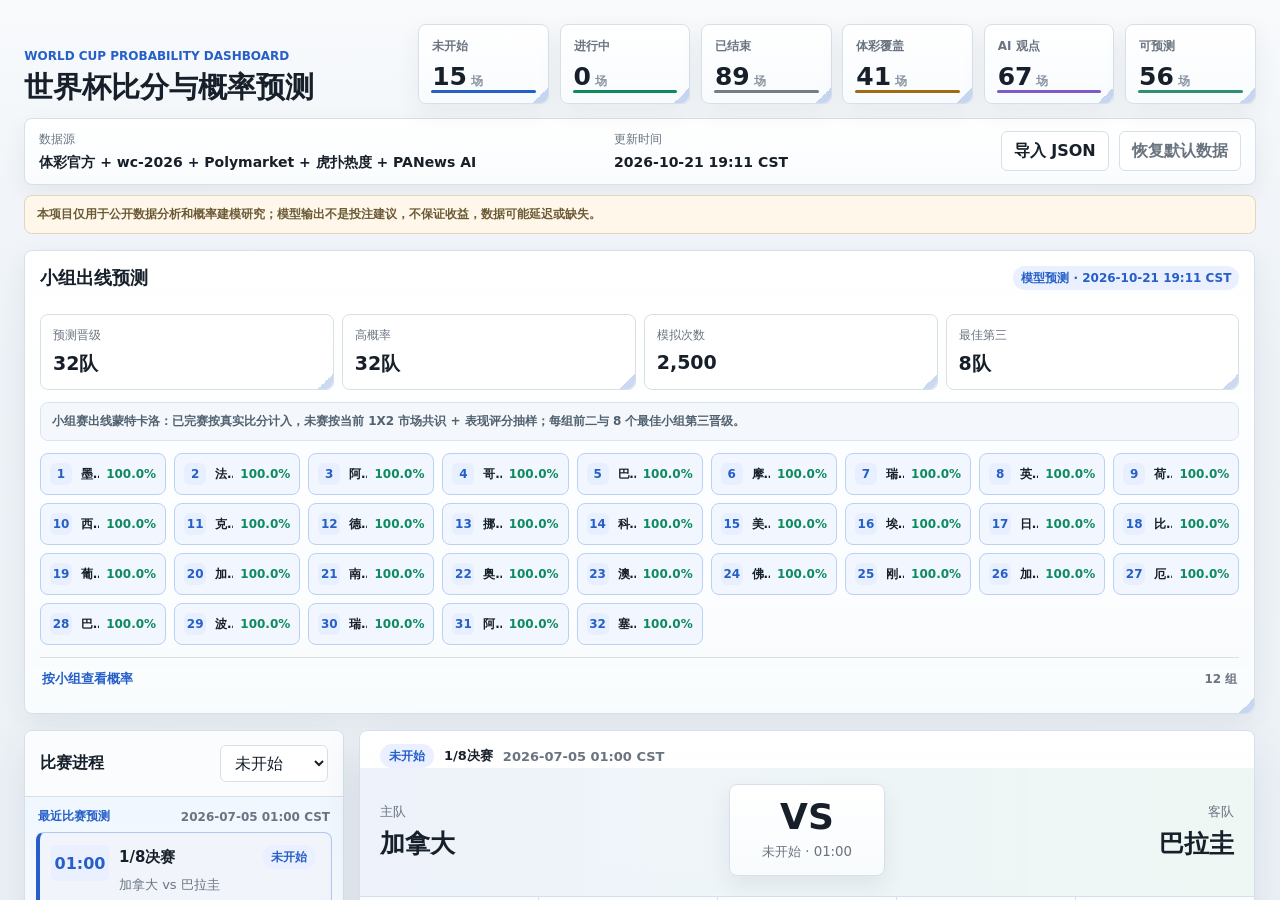
<file: index.html>
<!doctype html>
<html lang="zh-CN">
  <head>
    <meta charset="utf-8" />
    <meta name="viewport" content="width=device-width, initial-scale=1" />
    <meta http-equiv="refresh" content="0; url=web/index.html" />
    <title>世界杯概率预测看板</title>
    <style>
      body {
        margin: 0;
        display: grid;
        min-height: 100vh;
        place-items: center;
        color: #18212b;
        background: #f2f5f7;
        font-family:
          Inter, ui-sans-serif, system-ui, -apple-system, BlinkMacSystemFont, "Segoe UI",
          "PingFang SC", "Microsoft YaHei", sans-serif;
      }

      main {
        width: min(520px, calc(100% - 32px));
        padding: 24px;
        border: 1px solid #d6dee6;
        border-radius: 8px;
        background: white;
        box-shadow: 0 10px 24px rgba(27, 45, 62, 0.08);
      }

      a {
        color: #2764d8;
        font-weight: 800;
      }
    </style>
  </head>
  <body>
    <main>
      <h1>世界杯概率预测看板</h1>
      <p>正在打开看板。如果没有自动跳转，请进入 <a href="web/index.html">web/index.html</a>。</p>
    </main>
  </body>
</html>
</file>
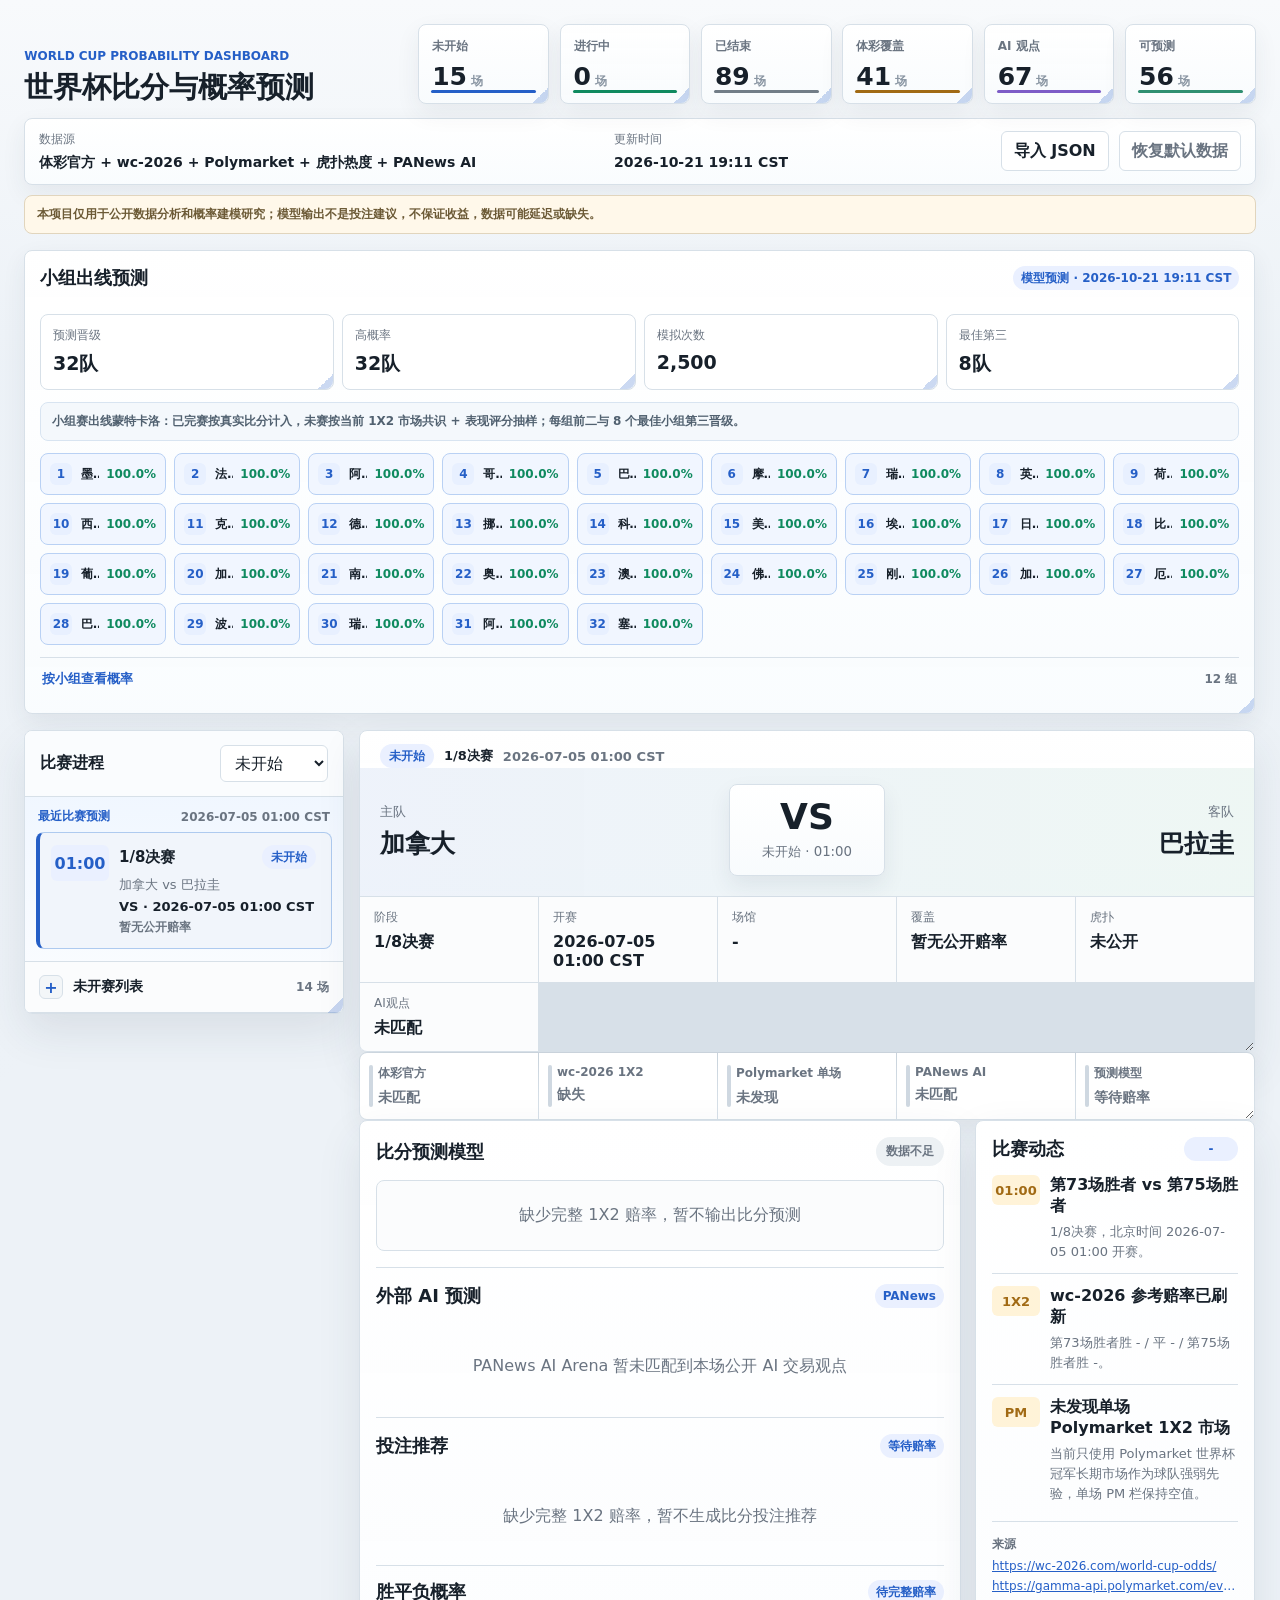
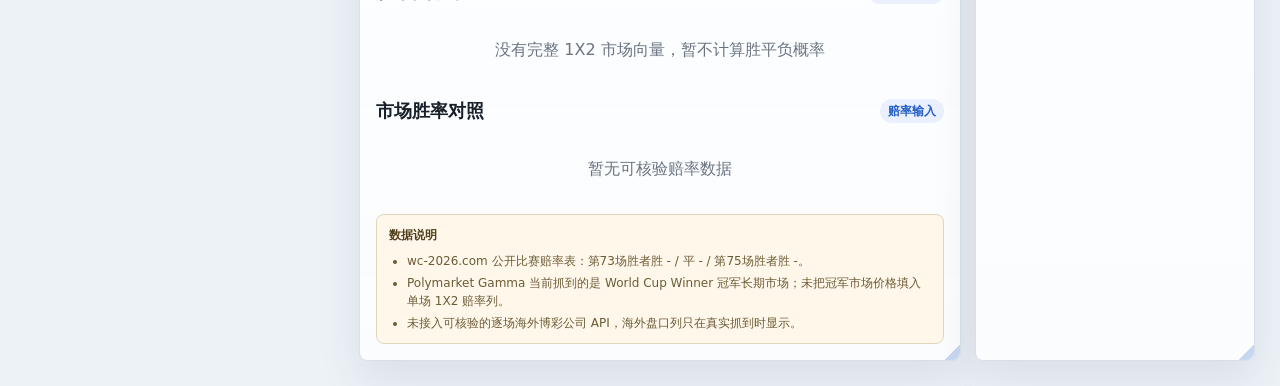
<file: web/index.html>
<!doctype html>
<html lang="zh-CN">
  <head>
    <meta charset="utf-8" />
    <meta name="viewport" content="width=device-width, initial-scale=1" />
    <title>世界杯概率预测看板</title>
    <link rel="stylesheet" href="./styles.css?v=20260621-qualification-model" />
  </head>
  <body>
    <main class="shell">
      <section class="topbar" aria-label="总览">
        <div>
          <p class="eyebrow">World Cup Probability Dashboard</p>
          <h1>世界杯比分与概率预测</h1>
        </div>
        <div class="summary-grid" id="summaryGrid"></div>
      </section>

      <section class="source-bar" aria-label="数据源">
        <div>
          <span>数据源</span>
          <strong id="sourceName">未载入真实数据</strong>
        </div>
        <div>
          <span>更新时间</span>
          <strong id="lastUpdated">-</strong>
        </div>
        <label class="file-button">
          导入 JSON
          <input id="dataFile" type="file" accept="application/json,.json" />
        </label>
        <button class="ghost-button" id="clearData" type="button">恢复默认数据</button>
      </section>

      <section class="disclaimer" aria-label="免责声明">
        本项目仅用于公开数据分析和概率建模研究；模型输出不是投注建议，不保证收益，数据可能延迟或缺失。
      </section>

      <section id="qualificationPanel" class="qualification-panel" aria-label="出线预测"></section>

      <section class="workspace">
        <aside class="match-list" aria-label="比赛列表">
          <div class="panel-heading">
            <h2>比赛进程</h2>
            <select id="statusFilter" aria-label="按状态筛选">
              <option value="all">全部</option>
              <option value="live">进行中</option>
              <option value="upcoming">未开始</option>
              <option value="finished">已结束</option>
            </select>
          </div>
          <div id="matchList" class="match-list-body"></div>
        </aside>

        <section class="detail" aria-live="polite">
          <div id="matchDetail"></div>
        </section>
      </section>
    </main>

    <script src="./data/matches.js?v=20260621-qualification-model"></script>
    <script src="./app.js?v=20260621-qualification-model"></script>
  </body>
</html>
</file>
<file: web/styles.css>
:root {
  color-scheme: light;
  --ink: #17202a;
  --text: #17202a;
  --muted: #6a7481;
  --soft: #8a96a3;
  --line: #d7e0e8;
  --line-strong: #b9c6d3;
  --panel: rgba(255, 255, 255, 0.94);
  --panel-solid: #ffffff;
  --page: #edf2f7;
  --page-top: #f8fafc;
  --surface: #f8fafc;
  --green: #0f8a5f;
  --red: #c94848;
  --blue: #255fc7;
  --cyan: #0f7c91;
  --gold: #a16a14;
  --violet: #6b5cc7;
  --shadow: 0 18px 44px rgba(36, 54, 74, 0.1);
  --shadow-soft: 0 9px 24px rgba(36, 54, 74, 0.07);
  --shadow-inset: inset 0 1px 0 rgba(255, 255, 255, 0.74);
  --focus-ring: 0 0 0 3px rgba(37, 95, 199, 0.16);
}

* {
  box-sizing: border-box;
}

body {
  margin: 0;
  min-width: 320px;
  color: var(--ink);
  background:
    linear-gradient(180deg, var(--page-top) 0, rgba(237, 242, 247, 0.92) 360px),
    linear-gradient(135deg, rgba(37, 95, 199, 0.08), transparent 34%),
    linear-gradient(225deg, rgba(15, 138, 95, 0.08), transparent 32%),
    var(--page);
  font-family:
    Inter, ui-sans-serif, system-ui, -apple-system, BlinkMacSystemFont, "Segoe UI",
    "PingFang SC", "Microsoft YaHei", sans-serif;
}

button,
select {
  font: inherit;
}

.shell {
  width: min(1760px, 100%);
  margin: 0 auto;
  padding: clamp(14px, 1.9vw, 28px);
}

.topbar {
  display: grid;
  grid-template-columns: minmax(280px, 0.62fr) minmax(520px, 1.38fr);
  gap: clamp(12px, 1.4vw, 22px);
  align-items: end;
  margin-bottom: 14px;
}

.eyebrow {
  margin: 0 0 8px;
  color: var(--blue);
  font-size: 12px;
  font-weight: 800;
  letter-spacing: 0;
  text-transform: uppercase;
}

h1,
h2,
h3,
p {
  margin-top: 0;
}

h1 {
  margin-bottom: 0;
  font-size: clamp(27px, 2.25vw, 40px);
  line-height: 1.15;
  letter-spacing: 0;
}

.summary-grid {
  display: grid;
  grid-template-columns: repeat(auto-fit, minmax(126px, 1fr));
  gap: clamp(8px, 0.85vw, 12px);
}

.summary-item {
  position: relative;
  min-height: clamp(74px, 6.2vw, 94px);
  overflow: hidden;
  padding: clamp(12px, 1vw, 16px);
  border: 1px solid var(--line);
  border-radius: 8px;
  background:
    linear-gradient(180deg, rgba(255, 255, 255, 0.98), rgba(248, 251, 253, 0.96)),
    var(--panel-solid);
  box-shadow: var(--shadow-soft), var(--shadow-inset);
  resize: both;
  min-width: 126px;
  max-width: 100%;
  max-height: 180px;
}

.summary-item,
.qualification-panel,
.match-list,
.detail-card,
.odds-panel,
.timeline-panel,
.coverage-strip,
.score-forecast-main > div:first-child,
.probability-bars,
.score-tile,
.panews-consensus,
.panews-bars,
.panews-model-card,
.bet-card,
.parlay-card,
.model-side,
.metric,
.empty-state {
  scrollbar-width: thin;
  scrollbar-color: var(--line-strong) transparent;
}

.summary-item::-webkit-resizer,
.qualification-panel::-webkit-resizer,
.match-list::-webkit-resizer,
.odds-panel::-webkit-resizer,
.timeline-panel::-webkit-resizer,
.score-tile::-webkit-resizer,
.panews-model-card::-webkit-resizer,
.bet-card::-webkit-resizer,
.parlay-card::-webkit-resizer,
.model-side::-webkit-resizer,
.metric::-webkit-resizer {
  background:
    linear-gradient(135deg, transparent 50%, rgba(37, 95, 199, 0.24) 50%),
    transparent;
  border-radius: 0 0 8px 0;
}

.summary-item::after {
  content: "";
  position: absolute;
  inset: auto 12px 10px 12px;
  height: 3px;
  border-radius: 99px;
  background: var(--line);
}

.summary-upcoming::after {
  background: var(--blue);
}

.summary-live::after {
  background: var(--green);
}

.summary-finished::after {
  background: #727d87;
}

.summary-sporttery::after {
  background: var(--gold);
}

.summary-polymarket::after {
  background: var(--cyan);
}

.summary-ai::after {
  background: #7d5cc7;
}

.summary-model::after {
  background: #2f8f71;
}

.summary-item span {
  display: block;
  margin-bottom: 9px;
  color: var(--muted);
  font-size: 12px;
  font-weight: 800;
}

.summary-item strong {
  display: flex;
  align-items: baseline;
  gap: 4px;
  font-size: 25px;
  line-height: 1;
}

.summary-item small {
  color: var(--soft);
  font-size: 12px;
  font-weight: 800;
}

.source-bar {
  display: grid;
  grid-template-columns: minmax(220px, 1.2fr) minmax(180px, 0.8fr) auto auto;
  gap: 10px;
  align-items: center;
  margin-bottom: 10px;
  padding: 12px 14px;
  border: 1px solid var(--line);
  border-radius: 8px;
  background:
    linear-gradient(180deg, rgba(255, 255, 255, 0.96), rgba(249, 252, 254, 0.94)),
    var(--panel-solid);
  box-shadow: var(--shadow-soft), var(--shadow-inset);
}

.source-bar span {
  display: block;
  margin-bottom: 4px;
  color: var(--muted);
  font-size: 12px;
}

.source-bar strong {
  font-size: 14px;
}

.disclaimer {
  margin: 0 0 16px;
  padding: 10px 12px;
  border: 1px solid #e1d5bd;
  border-radius: 8px;
  background: #fff8ea;
  color: #6c5a36;
  font-size: 12px;
  font-weight: 700;
  line-height: 1.45;
}

.qualification-panel {
  display: grid;
  gap: 12px;
  margin: 0 0 16px;
  padding: 15px;
  border: 1px solid var(--line);
  border-radius: 8px;
  background:
    linear-gradient(180deg, rgba(255, 255, 255, 0.96), rgba(249, 252, 254, 0.94)),
    var(--panel-solid);
  box-shadow: var(--shadow-soft), var(--shadow-inset);
  overflow: auto;
  resize: vertical;
  max-height: min(760px, 72vh);
  container-type: inline-size;
}

.qualification-summary {
  display: grid;
  grid-template-columns: repeat(auto-fit, minmax(120px, 1fr));
  gap: 8px;
}

.qualification-note {
  padding: 10px 11px;
  border: 1px solid #d8e4f1;
  border-radius: 8px;
  background: #f4f8fc;
  color: #516170;
  font-size: 12px;
  font-weight: 700;
  line-height: 1.45;
}

.qualified-chip-grid {
  display: grid;
  grid-template-columns: repeat(auto-fit, minmax(122px, 1fr));
  gap: 8px;
}

.qualified-chip {
  display: grid;
  grid-template-columns: 24px minmax(0, 1fr) auto;
  gap: 7px;
  align-items: center;
  min-height: 42px;
  padding: 8px 9px;
  border: 1px solid var(--line);
  border-radius: 8px;
  background: white;
  font-size: 12px;
}

.qualified-chip.locked {
  border-color: #b9d1f4;
  background: #f1f6ff;
}

.qualified-chip.strong {
  border-color: #c4ded4;
  background: #f0faf5;
}

.qualified-chip.bubble {
  border-color: #ead8b7;
  background: #fff8ea;
}

.qualified-chip span {
  display: inline-grid;
  place-items: center;
  width: 22px;
  height: 22px;
  border-radius: 6px;
  color: var(--blue);
  background: #e8f0ff;
  font-weight: 900;
}

.qualified-chip strong {
  overflow: hidden;
  text-overflow: ellipsis;
  white-space: nowrap;
}

.qualified-chip em {
  color: var(--green);
  font-style: normal;
  font-weight: 900;
}

.qualification-groups {
  border-top: 1px solid var(--line);
  padding-top: 2px;
}

.qualification-groups summary {
  display: flex;
  align-items: center;
  justify-content: space-between;
  gap: 12px;
  padding: 10px 2px;
  color: var(--blue);
  cursor: pointer;
  font-size: 13px;
  font-weight: 900;
  list-style: none;
}

.qualification-groups summary::-webkit-details-marker {
  display: none;
}

.qualification-groups summary strong {
  color: var(--muted);
  font-size: 12px;
}

.qualification-group-grid {
  display: grid;
  grid-template-columns: repeat(auto-fit, minmax(260px, 1fr));
  gap: 10px;
  padding-top: 6px;
}

.qualification-group-card {
  display: grid;
  gap: 9px;
  min-width: 0;
  padding: 12px;
  border: 1px solid var(--line);
  border-radius: 8px;
  background: #fbfcfd;
}

.qualification-group-card h3 {
  margin: 0;
  font-size: 15px;
}

.qualification-team-list {
  display: grid;
  gap: 7px;
}

.qualification-team-row {
  display: grid;
  grid-template-columns: 22px minmax(76px, 1fr) minmax(70px, auto) minmax(72px, 0.8fr) 48px;
  gap: 7px;
  align-items: center;
  min-height: 30px;
  color: var(--muted);
  font-size: 12px;
}

.qualification-team-row > span {
  display: inline-grid;
  place-items: center;
  width: 20px;
  height: 20px;
  border-radius: 5px;
  color: var(--blue);
  background: #e8f0ff;
  font-weight: 900;
}

.qualification-team-row strong {
  overflow: hidden;
  color: var(--ink);
  text-overflow: ellipsis;
  white-space: nowrap;
}

.qualification-team-row em {
  font-style: normal;
  font-weight: 800;
  white-space: nowrap;
}

.qualification-team-row b {
  color: var(--green);
  text-align: right;
}

.qualification-prob {
  height: 8px;
  overflow: hidden;
  border-radius: 999px;
  background: #e7edf2;
}

.qualification-prob span {
  display: block;
  height: 100%;
  border-radius: inherit;
  background: linear-gradient(90deg, var(--green), var(--blue));
}

.file-button,
.ghost-button {
  display: inline-flex;
  align-items: center;
  justify-content: center;
  min-height: 40px;
  padding: 8px 12px;
  border: 1px solid var(--line);
  border-radius: 6px;
  color: var(--ink);
  background: white;
  font-weight: 800;
  cursor: pointer;
  transition:
    border-color 0.16s ease,
    box-shadow 0.16s ease,
    transform 0.16s ease;
}

.file-button:hover,
.ghost-button:hover {
  border-color: var(--line-strong);
  box-shadow: 0 5px 12px rgba(38, 57, 77, 0.08);
  transform: translateY(-1px);
}

.file-button input {
  position: absolute;
  width: 1px;
  height: 1px;
  overflow: hidden;
  clip: rect(0 0 0 0);
  clip-path: inset(50%);
  opacity: 0;
  pointer-events: none;
  white-space: nowrap;
}

.ghost-button {
  color: var(--muted);
}

.workspace {
  display: grid;
  grid-template-columns: minmax(320px, 0.34fr) minmax(620px, 1fr);
  gap: clamp(12px, 1.2vw, 18px);
  align-items: start;
  min-width: 0;
  container-type: inline-size;
}

.match-list,
.detail-card,
.odds-panel,
.timeline-panel {
  border: 1px solid var(--line);
  border-radius: 8px;
  background:
    linear-gradient(180deg, rgba(255, 255, 255, 0.96), rgba(250, 252, 254, 0.94)),
    var(--panel-solid);
  box-shadow: var(--shadow), var(--shadow-inset);
  backdrop-filter: blur(12px);
}

.match-list {
  position: sticky;
  top: 18px;
  width: 100%;
  min-width: 300px;
  max-width: min(560px, 100%);
  max-height: calc(100vh - 38px);
  overflow: auto;
  resize: horizontal;
  container-type: inline-size;
}

.panel-heading {
  display: flex;
  align-items: center;
  justify-content: space-between;
  gap: 12px;
  padding: 14px 15px;
  border-bottom: 1px solid var(--line);
  background: rgba(250, 252, 254, 0.86);
  backdrop-filter: blur(10px);
}

.panel-heading h2 {
  margin: 0;
  font-size: 16px;
}

select {
  min-width: 108px;
  padding: 7px 28px 7px 10px;
  border: 1px solid var(--line);
  border-radius: 6px;
  color: var(--ink);
  background: var(--panel-solid);
  box-shadow: var(--shadow-inset);
}

.match-list-body {
  display: grid;
  max-height: calc(100vh - 106px);
  overflow: auto;
}

.pinned-list-block {
  display: grid;
  gap: 8px;
  padding: 11px;
  border-bottom: 1px solid var(--line);
  background:
    linear-gradient(180deg, rgba(239, 246, 255, 0.92), rgba(248, 251, 255, 0.86)),
    var(--panel-solid);
}

.pinned-list-label {
  display: flex;
  align-items: center;
  justify-content: space-between;
  gap: 10px;
  padding: 0 2px;
}

.pinned-list-label span {
  color: var(--blue);
  font-size: 12px;
  font-weight: 900;
}

.pinned-list-label strong {
  overflow: hidden;
  color: var(--muted);
  font-size: 12px;
  font-weight: 800;
  text-overflow: ellipsis;
  white-space: nowrap;
}

.match-row {
  display: grid;
  grid-template-columns: 58px 1fr;
  gap: 10px;
  width: 100%;
  min-height: 88px;
  padding: 12px 15px;
  border: 0;
  border-bottom: 1px solid var(--line);
  color: inherit;
  background: rgba(255, 255, 255, 0.84);
  text-align: left;
  cursor: pointer;
  transition:
    background 0.16s ease,
    border-color 0.16s ease,
    box-shadow 0.16s ease,
    transform 0.16s ease;
}

.pinned-list-block .match-row {
  overflow: hidden;
  border: 1px solid #aecaef;
  border-radius: 8px;
  box-shadow: 0 10px 22px rgba(39, 100, 216, 0.1);
}

.match-row.pinned-prediction {
  background: white;
}

.match-row:hover,
.match-row.active {
  background: #f6f9fc;
  transform: translateY(-1px);
}

.match-row.active {
  border-left: 4px solid var(--blue);
  padding-left: 11px;
  box-shadow: inset 0 0 0 999px rgba(37, 95, 199, 0.025);
}

.minute {
  display: grid;
  place-items: center;
  align-self: start;
  min-height: 36px;
  border-radius: 6px;
  color: white;
  background: var(--ink);
  font-weight: 800;
}

.minute.live {
  background: var(--green);
}

.minute.upcoming {
  color: var(--blue);
  background: #eaf0ff;
}

.minute.finished {
  background: #727d87;
}

.row-title {
  display: flex;
  align-items: center;
  justify-content: space-between;
  gap: 12px;
  margin-bottom: 7px;
}

.row-title strong {
  min-width: 0;
  overflow: hidden;
  font-size: 15px;
  text-overflow: ellipsis;
  white-space: nowrap;
}

.tag {
  display: inline-flex;
  align-items: center;
  justify-content: center;
  min-width: 54px;
  min-height: 24px;
  padding: 3px 8px;
  border-radius: 999px;
  color: var(--blue);
  background: #eaf0ff;
  font-size: 12px;
  font-weight: 800;
}

.tag.live {
  color: var(--green);
  background: #e8f6ef;
}

.tag.finished {
  color: #59636d;
  background: #edf0f2;
}

.teams {
  display: grid;
  gap: 5px;
  color: var(--muted);
  font-size: 13px;
}

.teams > span {
  min-width: 0;
  overflow: hidden;
  text-overflow: ellipsis;
  white-space: nowrap;
}

.score-mini {
  color: var(--ink);
  font-weight: 800;
}

.odds-status {
  color: var(--green);
  font-size: 12px;
  font-weight: 900;
}

.odds-status.missing {
  color: var(--muted);
}

.odds-status.partial {
  color: var(--gold);
}

.prediction-mini {
  color: var(--blue);
  font-size: 12px;
  font-weight: 900;
}

.match-fold {
  border-bottom: 1px solid var(--line);
  background: white;
}

.match-fold summary {
  display: flex;
  align-items: center;
  justify-content: space-between;
  gap: 10px;
  min-height: 50px;
  padding: 12px 14px;
  color: var(--ink);
  cursor: pointer;
  list-style: none;
  background: #fbfcfd;
}

.match-fold summary::-webkit-details-marker {
  display: none;
}

.match-fold summary::before {
  content: "+";
  display: inline-grid;
  place-items: center;
  width: 22px;
  height: 22px;
  border: 1px solid var(--line);
  border-radius: 6px;
  color: var(--blue);
  background: #f3f6f8;
  font-weight: 900;
}

.match-fold[open] summary::before {
  content: "-";
}

.match-fold summary span {
  flex: 1;
  font-size: 14px;
  font-weight: 900;
}

.match-fold summary strong {
  color: var(--muted);
  font-size: 12px;
}

.match-fold-body {
  display: grid;
  border-top: 1px solid var(--line);
}

.detail {
  display: grid;
  gap: 16px;
  min-width: 0;
  overflow: visible;
  container-type: inline-size;
}

.detail-card {
  overflow: auto;
  resize: vertical;
  min-height: 214px;
  max-height: 560px;
}

.detail-kicker {
  display: flex;
  align-items: center;
  gap: 10px;
  padding: 13px 20px 0;
  color: var(--muted);
  font-size: 13px;
  font-weight: 800;
}

.detail-kicker strong {
  color: var(--ink);
}

.detail-head {
  display: grid;
  grid-template-columns: minmax(0, 1fr) auto minmax(0, 1fr);
  align-items: center;
  gap: 18px;
  padding: 16px 20px 20px;
  border-bottom: 1px solid var(--line);
  background:
    linear-gradient(90deg, rgba(37, 95, 199, 0.08), rgba(15, 138, 95, 0.07)),
    rgba(255, 255, 255, 0.86);
}

.team {
  display: grid;
  gap: 9px;
  min-width: 0;
}

.team.away {
  text-align: right;
}

.team span {
  color: var(--muted);
  font-size: 13px;
}

.team strong {
  min-width: 0;
  overflow-wrap: anywhere;
  font-size: 25px;
  line-height: 1.1;
}

.scorebox {
  min-width: 156px;
  padding: 14px 16px;
  border: 1px solid var(--line);
  border-radius: 8px;
  background:
    linear-gradient(180deg, rgba(255, 255, 255, 0.98), rgba(248, 251, 253, 0.96)),
    var(--panel-solid);
  box-shadow: 0 10px 22px rgba(38, 57, 77, 0.08);
  text-align: center;
}

.score {
  font-size: 36px;
  line-height: 1;
  font-weight: 900;
}

.scorebox small {
  display: block;
  margin-top: 8px;
  color: var(--muted);
}

.detail-meta {
  display: grid;
  grid-template-columns: repeat(auto-fit, minmax(150px, 1fr));
  gap: 1px;
  background: var(--line);
}

.meta-item {
  min-height: 66px;
  padding: 12px 14px;
  background: #fbfcfd;
}

.meta-item span {
  display: block;
  margin-bottom: 6px;
  color: var(--muted);
  font-size: 12px;
}

.meta-item strong {
  font-size: 16px;
}

.content-grid {
  display: grid;
  grid-template-columns: minmax(520px, 1.38fr) minmax(280px, 0.62fr);
  gap: 14px;
  min-width: 0;
  overflow: visible;
}

.odds-panel,
.timeline-panel {
  padding: 16px;
  min-width: 0;
  overflow: auto;
  resize: both;
  max-width: 100%;
  max-height: min(1080px, calc(100vh - 34px));
  container-type: inline-size;
}

.timeline-panel {
  min-width: 260px;
  max-height: min(920px, calc(100vh - 34px));
}

.odds-scroll {
  width: 100%;
  max-width: 100%;
  overflow-x: auto;
  contain: inline-size;
}

.section-title {
  display: flex;
  align-items: center;
  justify-content: space-between;
  gap: 12px;
  margin-bottom: 14px;
}

.section-title h2 {
  margin: 0;
  font-size: 18px;
}

.arb-pill {
  padding: 6px 10px;
  border-radius: 999px;
  color: white;
  background: var(--green);
  font-size: 12px;
  font-weight: 900;
}

.arb-pill.bad {
  background: var(--red);
}

.arb-pill.muted {
  color: var(--muted);
  background: #edf1f4;
}

.coverage-strip {
  display: grid;
  grid-template-columns: repeat(auto-fit, minmax(150px, 1fr));
  gap: 1px;
  overflow: auto;
  border: 1px solid var(--line);
  border-radius: 8px;
  background: var(--line);
  box-shadow: var(--shadow-soft);
  resize: vertical;
  min-height: 64px;
  max-height: 260px;
}

.coverage-item {
  position: relative;
  min-height: 62px;
  padding: 12px 14px 12px 18px;
  background: white;
}

.coverage-item::before {
  content: "";
  position: absolute;
  inset: 12px auto 12px 9px;
  width: 4px;
  border-radius: 99px;
  background: #cfd8e1;
}

.coverage-item.ok::before {
  background: var(--green);
}

.coverage-item span {
  display: block;
  margin-bottom: 5px;
  color: var(--muted);
  font-size: 12px;
  font-weight: 700;
}

.coverage-item strong {
  font-size: 14px;
}

.coverage-item.ok strong {
  color: var(--green);
}

.coverage-item.missing strong {
  color: var(--muted);
}

.odds-table {
  width: 100%;
  border-collapse: collapse;
  min-width: min(1080px, 118vw);
  table-layout: fixed;
}

.odds-table th,
.odds-table td {
  padding: 11px 9px;
  border-bottom: 1px solid var(--line);
  text-align: right;
  vertical-align: middle;
}

.odds-table tbody tr:hover,
.model-table tbody tr:hover {
  background: #f8fbfd;
}

.odds-table th:first-child,
.odds-table td:first-child {
  text-align: left;
}

.odds-table th {
  color: var(--muted);
  font-size: 12px;
  font-weight: 800;
}

.odds-value {
  display: inline-flex;
  align-items: center;
  justify-content: flex-end;
  min-width: 70px;
  min-height: 28px;
  padding: 4px 7px;
  border-radius: 6px;
  background: #f1f5f8;
  font-weight: 900;
}

.book-line {
  display: block;
  margin-top: 5px;
  color: var(--muted);
  font-size: 11px;
  font-weight: 700;
}

.best {
  color: var(--green);
  background: #e8f6ef;
}

.stale {
  color: var(--muted);
  background: #edf0f2;
  text-decoration: line-through;
}

.movement {
  display: block;
  margin-top: 5px;
  font-size: 12px;
  font-weight: 800;
}

.up {
  color: var(--green);
}

.down {
  color: var(--red);
}

.arb-grid {
  display: grid;
  grid-template-columns: repeat(auto-fit, minmax(160px, 1fr));
  gap: 10px;
  margin-top: 16px;
}

.model-panel {
  margin-top: 14px;
  padding-top: 14px;
  border-top: 1px solid var(--line);
}

.section-title.compact {
  margin-bottom: 12px;
}

.odds-heading {
  margin-top: 14px;
}

.score-prediction {
  display: grid;
  gap: 12px;
}

.score-forecast-main {
  display: grid;
  grid-template-columns: minmax(220px, 0.74fr) minmax(300px, 1.26fr);
  gap: 12px;
  align-items: stretch;
}

.score-forecast-main > div:first-child {
  display: grid;
  align-content: center;
  min-height: clamp(146px, 12vw, 190px);
  padding: 18px;
  border: 1px solid #b7ccec;
  border-radius: 8px;
  background:
    linear-gradient(135deg, #eff6ff 0%, #ffffff 72%),
    #eef5ff;
  box-shadow: inset 0 0 0 1px rgba(255, 255, 255, 0.65);
  overflow: auto;
  resize: both;
  min-width: 220px;
  max-width: 100%;
}

.forecast-label {
  color: var(--blue);
  font-size: 12px;
  font-weight: 900;
}

.score-forecast-main > div:first-child strong {
  margin: 8px 0 6px;
  font-size: clamp(42px, 4.2vw, 64px);
  line-height: 1;
  font-weight: 900;
}

.score-forecast-main > div:first-child small {
  color: var(--muted);
  font-size: 13px;
  font-weight: 800;
}

.goal-expectation {
  display: grid;
  grid-template-columns: repeat(auto-fit, minmax(112px, 1fr));
  gap: 8px;
}

.probability-bars {
  display: grid;
  gap: 8px;
  padding: 13px;
  border: 1px solid var(--line);
  border-radius: 8px;
  background: #fbfcfd;
  overflow: auto;
  resize: vertical;
  min-height: 112px;
  max-height: 360px;
}

.prob-row {
  display: grid;
  grid-template-columns: minmax(86px, 0.7fr) minmax(120px, 1fr) 54px;
  gap: 10px;
  align-items: center;
  font-size: 12px;
}

.prob-row span:first-child {
  color: var(--muted);
  font-weight: 800;
}

.prob-row strong {
  text-align: right;
}

.prob-track {
  height: 9px;
  overflow: hidden;
  border-radius: 999px;
  background: #e7edf2;
}

.prob-track span {
  display: block;
  height: 100%;
  border-radius: inherit;
  background: linear-gradient(90deg, var(--blue), var(--green));
}

.score-grid {
  display: grid;
  grid-template-columns: repeat(auto-fit, minmax(138px, 1fr));
  gap: 8px;
}

.score-tile {
  display: grid;
  gap: 4px;
  min-height: 118px;
  min-width: 132px;
  max-width: 100%;
  padding: 12px;
  border: 1px solid var(--line);
  border-radius: 8px;
  background: white;
  overflow: auto;
  resize: both;
}

.score-tile.primary {
  border-color: #b9d1f4;
  background: #f1f6ff;
}

.score-tile strong {
  font-size: 24px;
  line-height: 1;
}

.score-tile span {
  color: var(--green);
  font-size: 13px;
  font-weight: 900;
}

.score-tile small {
  color: var(--muted);
  font-size: 11px;
  font-weight: 800;
}

.score-sources {
  display: grid;
  gap: 2px;
  margin-top: 2px;
  padding-top: 6px;
  border-top: 1px solid #edf1f5;
}

.score-sources em {
  color: var(--muted);
  font-size: 10px;
  font-style: normal;
  font-weight: 800;
}

.score-sources em.up {
  color: var(--green);
}

.score-sources em.down {
  color: var(--red);
}

.score-blend-note {
  display: grid;
  gap: 6px;
  padding: 11px 12px;
  border: 1px solid var(--line);
  border-radius: 8px;
  background: #fbfcfd;
  color: var(--muted);
  font-size: 12px;
  line-height: 1.5;
}

.score-blend-note strong {
  color: var(--text);
}

.score-blend-note a {
  color: var(--blue);
  font-weight: 850;
  text-decoration: none;
}

.panews-panel {
  display: grid;
  gap: 12px;
  margin-top: 16px;
  padding-top: 16px;
  border-top: 1px solid var(--line);
}

.panews-summary {
  display: grid;
  grid-template-columns: minmax(220px, 0.72fr) minmax(300px, 1.28fr);
  gap: 12px;
}

.panews-consensus {
  display: grid;
  align-content: center;
  min-height: 142px;
  padding: 17px;
  border: 1px solid #d5c8ef;
  border-radius: 8px;
  background:
    linear-gradient(135deg, #f6f1ff 0%, #ffffff 76%),
    #f7f3ff;
  overflow: auto;
  resize: both;
  min-width: 220px;
  max-width: 100%;
}

.panews-consensus span,
.panews-consensus small {
  color: var(--muted);
  font-size: 12px;
  font-weight: 850;
}

.panews-consensus strong {
  margin: 8px 0 6px;
  font-size: 36px;
  line-height: 1.05;
}

.panews-bars {
  display: grid;
  gap: 8px;
  padding: 13px;
  border: 1px solid var(--line);
  border-radius: 8px;
  background: #fbfcfd;
  overflow: auto;
  resize: vertical;
  min-height: 120px;
  max-height: 340px;
}

.prob-track.panews-home span {
  background: linear-gradient(90deg, #7d5cc7, var(--blue));
}

.prob-track.panews-draw span {
  background: linear-gradient(90deg, #7d5cc7, var(--gold));
}

.prob-track.panews-away span {
  background: linear-gradient(90deg, #7d5cc7, var(--cyan));
}

.panews-market {
  display: grid;
  grid-template-columns: repeat(auto-fit, minmax(126px, 1fr));
  gap: 8px;
}

.panews-market > div {
  display: grid;
  gap: 4px;
  padding: 11px 12px;
  border: 1px solid var(--line);
  border-radius: 8px;
  background: white;
}

.panews-market span,
.panews-market small {
  color: var(--muted);
  font-size: 11px;
  font-weight: 800;
}

.panews-market strong {
  color: var(--text);
  font-size: 18px;
}

.panews-model-grid {
  display: grid;
  grid-template-columns: repeat(auto-fit, minmax(168px, 1fr));
  gap: 8px;
}

.panews-model-card {
  display: grid;
  gap: 9px;
  min-width: 0;
  min-height: 166px;
  max-width: 100%;
  max-height: 360px;
  padding: 12px;
  border: 1px solid var(--line);
  border-top: 3px solid var(--model-color);
  border-radius: 8px;
  background: white;
  overflow: auto;
  resize: both;
}

.panews-model-head,
.panews-model-pick {
  display: flex;
  align-items: center;
  justify-content: space-between;
  gap: 8px;
}

.panews-model-head strong {
  display: inline-flex;
  min-width: 0;
  align-items: center;
  gap: 7px;
  overflow: hidden;
  font-size: 13px;
  text-overflow: ellipsis;
  white-space: nowrap;
}

.panews-model-head strong span {
  width: 9px;
  height: 9px;
  flex: 0 0 auto;
  border-radius: 50%;
  background: var(--model-color);
}

.panews-model-head em {
  font-size: 11px;
  font-style: normal;
  font-weight: 900;
}

.panews-model-pick span {
  min-width: 0;
  overflow: hidden;
  color: var(--muted);
  font-size: 12px;
  font-weight: 800;
  text-overflow: ellipsis;
  white-space: nowrap;
}

.panews-model-pick strong {
  color: var(--text);
  font-size: 18px;
}

.panews-model-meta {
  display: grid;
  grid-template-columns: repeat(3, minmax(0, 1fr));
  gap: 6px;
}

.panews-model-meta span {
  display: grid;
  gap: 2px;
  min-width: 0;
  padding: 7px;
  border-radius: 6px;
  background: #f7fafb;
  font-size: 11px;
  font-weight: 850;
}

.panews-model-meta small {
  color: var(--muted);
  font-size: 10px;
  font-weight: 800;
}

.panews-model-card p {
  margin: 0;
  color: var(--muted);
  font-size: 11px;
  font-weight: 700;
  line-height: 1.45;
}

.bet-panel {
  display: grid;
  gap: 12px;
  margin-top: 16px;
  padding-top: 16px;
  border-top: 1px solid var(--line);
}

.bet-warning {
  padding: 12px 13px;
  border: 1px solid #e1d5bd;
  border-radius: 8px;
  background: #fff8ea;
  color: #6c5a36;
  font-size: 12px;
  line-height: 1.5;
}

.bet-subtitle {
  display: flex;
  align-items: center;
  justify-content: space-between;
  gap: 10px;
  margin-top: 2px;
}

.bet-subtitle strong {
  font-size: 14px;
}

.bet-subtitle span {
  color: var(--muted);
  font-size: 12px;
  font-weight: 800;
}

.bet-grid,
.parlay-grid {
  display: grid;
  grid-template-columns: repeat(auto-fit, minmax(220px, 1fr));
  gap: 10px;
}

.bet-card,
.parlay-card {
  display: grid;
  gap: 10px;
  min-width: 0;
  min-height: 178px;
  max-width: 100%;
  max-height: 440px;
  padding: 13px;
  border: 1px solid var(--line);
  border-radius: 8px;
  background: #fbfcfd;
  overflow: auto;
  resize: both;
}

.bet-card.primary {
  border-color: #aecaef;
  background: #f1f6ff;
  box-shadow: 0 8px 18px rgba(39, 100, 216, 0.08);
}

.bet-card-head,
.parlay-head {
  display: flex;
  align-items: center;
  justify-content: space-between;
  gap: 10px;
}

.bet-card-head span {
  display: inline-flex;
  align-items: center;
  min-height: 24px;
  padding: 3px 8px;
  border-radius: 999px;
  color: var(--blue);
  background: #eaf0ff;
  font-size: 12px;
  font-weight: 900;
}

.bet-card-head strong {
  font-size: 28px;
  line-height: 1;
}

.bet-card p {
  margin: 0;
  min-height: 36px;
  color: var(--muted);
  font-size: 12px;
  font-weight: 800;
  line-height: 1.45;
}

.bet-stats {
  display: grid;
  grid-template-columns: repeat(2, minmax(0, 1fr));
  gap: 1px;
  overflow: hidden;
  border: 1px solid var(--line);
  border-radius: 7px;
  background: var(--line);
}

.bet-stats.compact {
  grid-template-columns: repeat(auto-fit, minmax(90px, 1fr));
}

.bet-stats div {
  min-width: 0;
  min-height: 58px;
  padding: 8px;
  background: white;
}

.bet-stats span {
  display: block;
  margin-bottom: 5px;
  color: var(--muted);
  font-size: 11px;
  font-weight: 800;
}

.bet-stats strong {
  display: block;
  overflow-wrap: anywhere;
  font-size: 14px;
  line-height: 1.1;
}

.bet-stats .up strong {
  color: var(--green);
}

.bet-stats .down strong {
  color: var(--red);
}

.parlay-card {
  grid-column: 1 / -1;
}

.parlay-head h3 {
  margin: 0;
  font-size: 16px;
}

.parlay-head strong {
  color: var(--green);
  font-size: 20px;
}

.parlay-legs {
  display: grid;
  gap: 6px;
}

.parlay-leg {
  display: grid;
  grid-template-columns: minmax(130px, 1fr) 52px 54px;
  gap: 8px;
  align-items: center;
  min-height: 34px;
  padding: 7px 8px;
  border: 1px solid var(--line);
  border-radius: 7px;
  background: white;
}

.parlay-leg span {
  overflow: hidden;
  color: var(--muted);
  font-size: 12px;
  font-weight: 800;
  text-overflow: ellipsis;
  white-space: nowrap;
}

.parlay-leg strong,
.parlay-leg em {
  font-style: normal;
  font-size: 13px;
  font-weight: 900;
  text-align: right;
}

.parlay-leg em {
  color: var(--green);
}

.empty-prediction {
  border: 1px solid var(--line);
  border-radius: 8px;
  background: #fbfcfd;
}

.model-grid {
  display: grid;
  grid-template-columns: repeat(auto-fit, minmax(240px, 1fr));
  gap: 12px;
  margin-bottom: 14px;
}

.model-side {
  padding: 13px;
  border: 1px solid var(--line);
  border-radius: 8px;
  background: #fbfcfd;
  overflow: auto;
  resize: both;
  min-height: 150px;
  max-height: 420px;
}

.model-side-head {
  display: flex;
  align-items: center;
  justify-content: space-between;
  gap: 10px;
  margin-bottom: 10px;
}

.model-side-head h3 {
  margin: 0;
  font-size: 15px;
}

.model-side-head strong {
  display: inline-grid;
  place-items: center;
  min-width: 38px;
  min-height: 30px;
  border-radius: 6px;
  color: var(--green);
  background: #e8f6ef;
  font-size: 15px;
}

.score-row {
  display: grid;
  grid-template-columns: minmax(96px, 1fr) minmax(90px, 1.2fr) 32px;
  gap: 8px;
  align-items: center;
  min-height: 30px;
  color: var(--muted);
  font-size: 12px;
}

.score-row strong {
  color: var(--ink);
  text-align: right;
}

.score-track {
  display: block;
  height: 8px;
  width: 100%;
  overflow: hidden;
  border-radius: 999px;
  background: #e7edf2;
}

.score-track span {
  display: block;
  height: 100%;
  border-radius: inherit;
  background: linear-gradient(90deg, var(--blue), var(--green));
}

.model-note-box {
  display: grid;
  gap: 8px;
  margin: 2px 0 14px;
  padding: 12px;
  border: 1px solid var(--line);
  border-radius: 8px;
  background: #f7fafb;
  color: var(--muted);
  font-size: 12px;
  line-height: 1.5;
}

.market-note-box {
  display: grid;
  gap: 8px;
  margin: 10px 0 0;
  padding: 11px 12px;
  border: 1px solid #e1d5bd;
  border-radius: 8px;
  background: #fff8ea;
  color: #6c5a36;
  font-size: 12px;
  line-height: 1.5;
}

.market-note-box strong {
  color: #503f1a;
}

.market-note-box ul {
  display: grid;
  gap: 4px;
  margin: 0;
  padding-left: 18px;
}

.model-note-box strong {
  color: var(--ink);
  font-size: 13px;
}

.model-note-box ul {
  display: grid;
  gap: 4px;
  margin: 0;
  padding-left: 18px;
}

.model-table {
  width: 100%;
  border-collapse: collapse;
  table-layout: fixed;
}

.model-table th,
.model-table td {
  padding: 11px 10px;
  border-bottom: 1px solid var(--line);
  text-align: right;
}

.model-table th:first-child,
.model-table td:first-child {
  text-align: left;
}

.model-table th {
  color: var(--muted);
  font-size: 12px;
  font-weight: 800;
}

.metric {
  min-height: 74px;
  min-width: 106px;
  max-width: 100%;
  max-height: 180px;
  padding: 12px;
  border: 1px solid var(--line);
  border-radius: 8px;
  background: white;
  overflow: auto;
  resize: both;
}

.metric span {
  display: block;
  margin-bottom: 7px;
  color: var(--muted);
  font-size: 12px;
}

.metric strong {
  font-size: 19px;
}

.timeline {
  position: relative;
  display: grid;
  gap: 12px;
  margin-top: 4px;
}

.timeline-item {
  display: grid;
  grid-template-columns: 48px 1fr;
  gap: 10px;
  align-items: start;
  padding: 0 0 12px;
  border-bottom: 1px solid var(--line);
}

.timeline-item:last-child {
  padding-bottom: 0;
  border-bottom: 0;
}

.event-minute {
  display: inline-flex;
  align-items: center;
  justify-content: center;
  min-height: 30px;
  border-radius: 6px;
  color: var(--gold);
  background: #fff3d8;
  font-size: 13px;
  font-weight: 900;
}

.event-copy strong {
  display: block;
  margin-bottom: 4px;
}

.event-copy span {
  color: var(--muted);
  font-size: 13px;
}

.sources {
  display: grid;
  gap: 6px;
  margin-top: 18px;
  padding-top: 14px;
  border-top: 1px solid var(--line);
  font-size: 12px;
}

.sources span {
  color: var(--muted);
  font-weight: 800;
}

.sources a {
  max-width: 100%;
  overflow: hidden;
  color: var(--blue);
  text-overflow: ellipsis;
  white-space: nowrap;
}

.empty {
  padding: 24px;
  color: var(--muted);
  text-align: center;
}

.empty-state {
  padding: 28px;
  border: 1px solid var(--line);
  border-radius: 8px;
  background: var(--panel);
  box-shadow: var(--shadow);
}

.empty-state h2 {
  margin-bottom: 10px;
  font-size: 22px;
}

.empty-state p {
  max-width: 760px;
  color: var(--muted);
  line-height: 1.6;
}

.empty-state code {
  display: block;
  max-width: 100%;
  overflow-x: auto;
  padding: 12px;
  border: 1px solid var(--line);
  border-radius: 8px;
  background: #f7fafb;
  color: #33404d;
  white-space: nowrap;
}

@media (max-width: 980px) {
  .shell {
    padding: 18px;
  }

  .topbar,
  .workspace,
  .content-grid,
  .panews-summary,
  .score-forecast-main {
    grid-template-columns: 1fr;
  }

  .topbar {
    align-items: start;
  }

  .match-list {
    position: static;
    min-width: 0;
    max-width: 100%;
    max-height: none;
    resize: vertical;
  }

  .match-list-body {
    max-height: none;
  }

  .timeline-panel {
    max-height: none;
  }
}

@media (max-width: 680px) {
  .shell {
    padding: 14px 12px 18px;
  }

  h1 {
    font-size: 26px;
  }

  .source-bar {
    grid-template-columns: 1fr;
  }

  .file-button,
  .ghost-button {
    width: 100%;
  }

  .detail-kicker {
    flex-wrap: wrap;
    padding: 12px 14px 0;
  }

  .detail-head {
    padding: 14px;
  }

  .parlay-grid,
  .bet-stats,
  .bet-stats.compact {
    grid-template-columns: 1fr;
  }

  .parlay-card {
    grid-column: auto;
  }

  .prob-row {
    grid-template-columns: minmax(74px, 0.7fr) minmax(96px, 1fr) 48px;
  }

  .qualification-team-row {
    grid-template-columns: 22px minmax(74px, 1fr) 50px;
  }

  .qualification-team-row em,
  .qualification-prob {
    display: none;
  }

  .detail-head {
    grid-template-columns: 1fr;
  }

  .team.away,
  .scorebox {
    text-align: left;
  }

  .scorebox {
    width: 100%;
  }

  .odds-table {
    min-width: 1080px;
  }

  .model-table {
    min-width: 620px;
  }

  .odds-scroll {
    overflow-x: auto;
  }
}

@media (max-width: 480px) {
  .match-row {
    grid-template-columns: 50px 1fr;
    padding: 11px 12px;
  }

  .row-title {
    align-items: flex-start;
    flex-direction: column;
    gap: 6px;
  }

  .teams > span {
    white-space: normal;
  }

  .score-forecast-main > div:first-child strong {
    font-size: 48px;
  }

  .summary-item,
  .qualification-panel,
  .match-list,
  .detail-card,
  .odds-panel,
  .timeline-panel,
  .coverage-strip,
  .score-forecast-main > div:first-child,
  .probability-bars,
  .score-tile,
  .panews-consensus,
  .panews-bars,
  .panews-model-card,
  .bet-card,
  .parlay-card,
  .model-side,
  .metric {
    resize: none;
    width: 100%;
    min-width: 0;
    max-width: 100%;
    max-height: none;
  }
}
</file>
